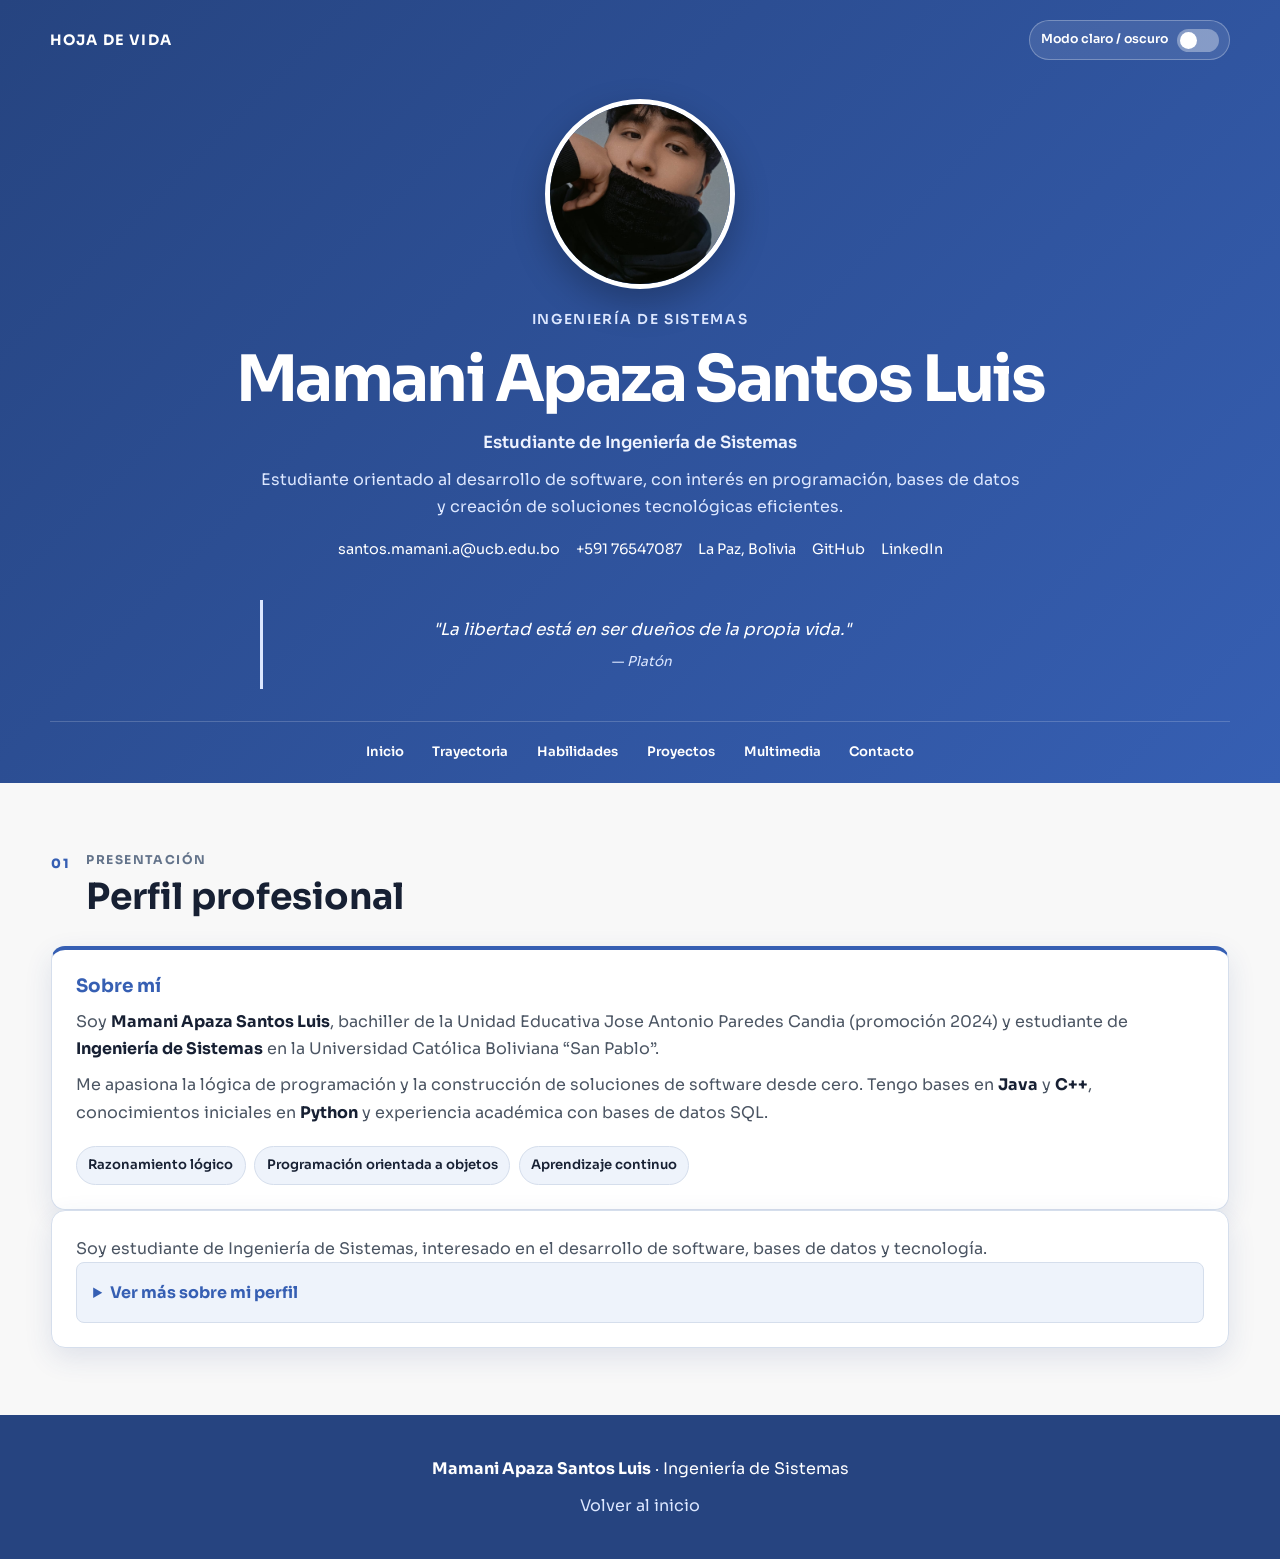
<file: index.html>
<!DOCTYPE html>
<html lang="es">
<head>
    <meta charset="UTF-8">
    <meta name="viewport" content="width=device-width, initial-scale=1.0">
    <meta name="description" content="Hoja de vida personal de Mamani Apaza Santos Luis, estudiante de Ingeniería de Sistemas.">
    <meta name="author" content="Mamani Apaza Santos Luis">
    <title>Hoja de Vida | Santos Luis Mamani Apaza</title>
    <link rel="preconnect" href="https://fonts.googleapis.com">
    <link rel="preconnect" href="https://fonts.gstatic.com" crossorigin>
    <link href="https://fonts.googleapis.com/css2?family=Sora:wght@400;500;600;700;800&display=swap" rel="stylesheet">
    <link rel="stylesheet" href="css/styles.css">
</head>
<body>
    <input class="theme-toggle-input" type="checkbox" id="theme-toggle" aria-label="Cambiar entre modo claro y oscuro">

    <div class="site-shell">
        <a class="skip-link" href="#contenido">Saltar al contenido principal</a>

        <header class="hero" id="inicio">
            <div class="hero__toolbar">
                <span class="hero__badge">HOJA DE VIDA</span>
                <label class="theme-toggle" for="theme-toggle">
                    <span class="theme-toggle__text">Modo claro / oscuro</span>
                    <span class="theme-toggle__switch" aria-hidden="true"><span></span></span>
                </label>
            </div>

            <div class="profile">
                <div class="profile__photo-wrap">
                    <img class="profile__photo" src="assets/images/foto-perfil.jpeg" alt="Fotografía de Mamani Apaza Santos Luis" width="190" height="190">
                </div>
                <p class="profile__eyebrow">
                    Ingeniería de Sistemas
                </p>
                <h1>Mamani Apaza Santos Luis</h1>
                <p class="profile__role">
                    Estudiante de Ingeniería de Sistemas
                </p>
                <p class="profile__description">
                    Estudiante orientado al desarrollo de software, con interés en programación, bases de datos y creación de soluciones tecnológicas eficientes.
                </p>

                <address class="contact-strip">
                    <a href="mailto:santos.mamani.a@ucb.edu.bo">santos.mamani.a@ucb.edu.bo</a>
                    <a href="tel:+59176547087">+591 76547087</a>
                    <span>La Paz, Bolivia</span>
                    <a href="https://github.com/SantosMamani14" target="_blank" rel="noopener noreferrer">GitHub</a>
                    <a href="https://www.linkedin.com/in/santos-luis-mamani-apaza-986040380" target="_blank" rel="noopener noreferrer">LinkedIn</a>
                </address>
            </div>
            <blockquote class="hero__quote">
                <p>
                    "La libertad está en ser dueños de la propia vida."
                </p>
                <footer>— <cite>Platón</cite></footer>
            </blockquote>

            <nav class="main-nav" aria-label="Navegación principal">
                <ul>
                    <li><a href="#inicio" aria-current="page">Inicio</a></li>
                    <li><a href="trayectoria.html#formacion-title">Trayectoria</a></li>
                    <li><a href="habilidades.html#tecnicas-title">Habilidades</a></li>
                    <li><a href="proyectos.html#contenido">Proyectos</a></li>
                    <li><a href="multimedia.html#multimedia-title">Multimedia</a></li>
                    <li><a href="contacto.html#contenido">Contacto</a></li>
                </ul>
            </nav>
        </header>

        <main id="contenido">
            <section class="section" id="perfil" aria-labelledby="perfil-title">
                <div class="section-heading">
                    <span class="section-number">01</span>
                    <div>
                        <p class="section-kicker">
                            Presentación
                        </p>
                        <h2 id="perfil-title">
                            Perfil profesional
                        </h2>
                    </div>
                </div>
                <article class="card card--featured">
                    <h3>Sobre mí</h3>
                    <p>
                        Soy <strong>Mamani Apaza Santos Luis</strong>, bachiller de la Unidad Educativa Jose Antonio Paredes Candia (promoción 2024) y estudiante de <strong>Ingeniería de Sistemas</strong> en la Universidad Católica Boliviana “San Pablo”.
                    </p>
                    <p>
                        Me apasiona la lógica de programación y la construcción de soluciones de software desde cero. Tengo bases en <strong>Java</strong> y <strong>C++</strong>, conocimientos iniciales en <strong>Python</strong> y experiencia académica con bases de datos SQL.
                    </p>
                    <div class="highlight-list">
                        <span>Razonamiento lógico</span><span>Programación orientada a objetos</span><span>Aprendizaje continuo</span>
                    </div>
                </article>
                <article class="card profile-more">
                    <p>
                        Soy estudiante de Ingeniería de Sistemas, interesado en el desarrollo de software, bases de datos y tecnología.
                    </p>
                    <details>
                        <summary>Ver más sobre mi perfil</summary>
                        <p>
                            Me interesa continuar desarrollando mis conocimientos técnicos y profesionales mediante proyectos académicos y experiencias prácticas.
                        </p>
                    </details>
                </article>
            </section>

        </main>

        <footer class="site-footer">
            <p><strong>Mamani Apaza Santos Luis</strong> · Ingeniería de Sistemas</p>
            <a href="#inicio">Volver al inicio</a>
        </footer>
    </div>
    <script src="js/main.js" defer></script>
    <script src="js/form-validation.js" defer></script>
</body>
</html>
</file>
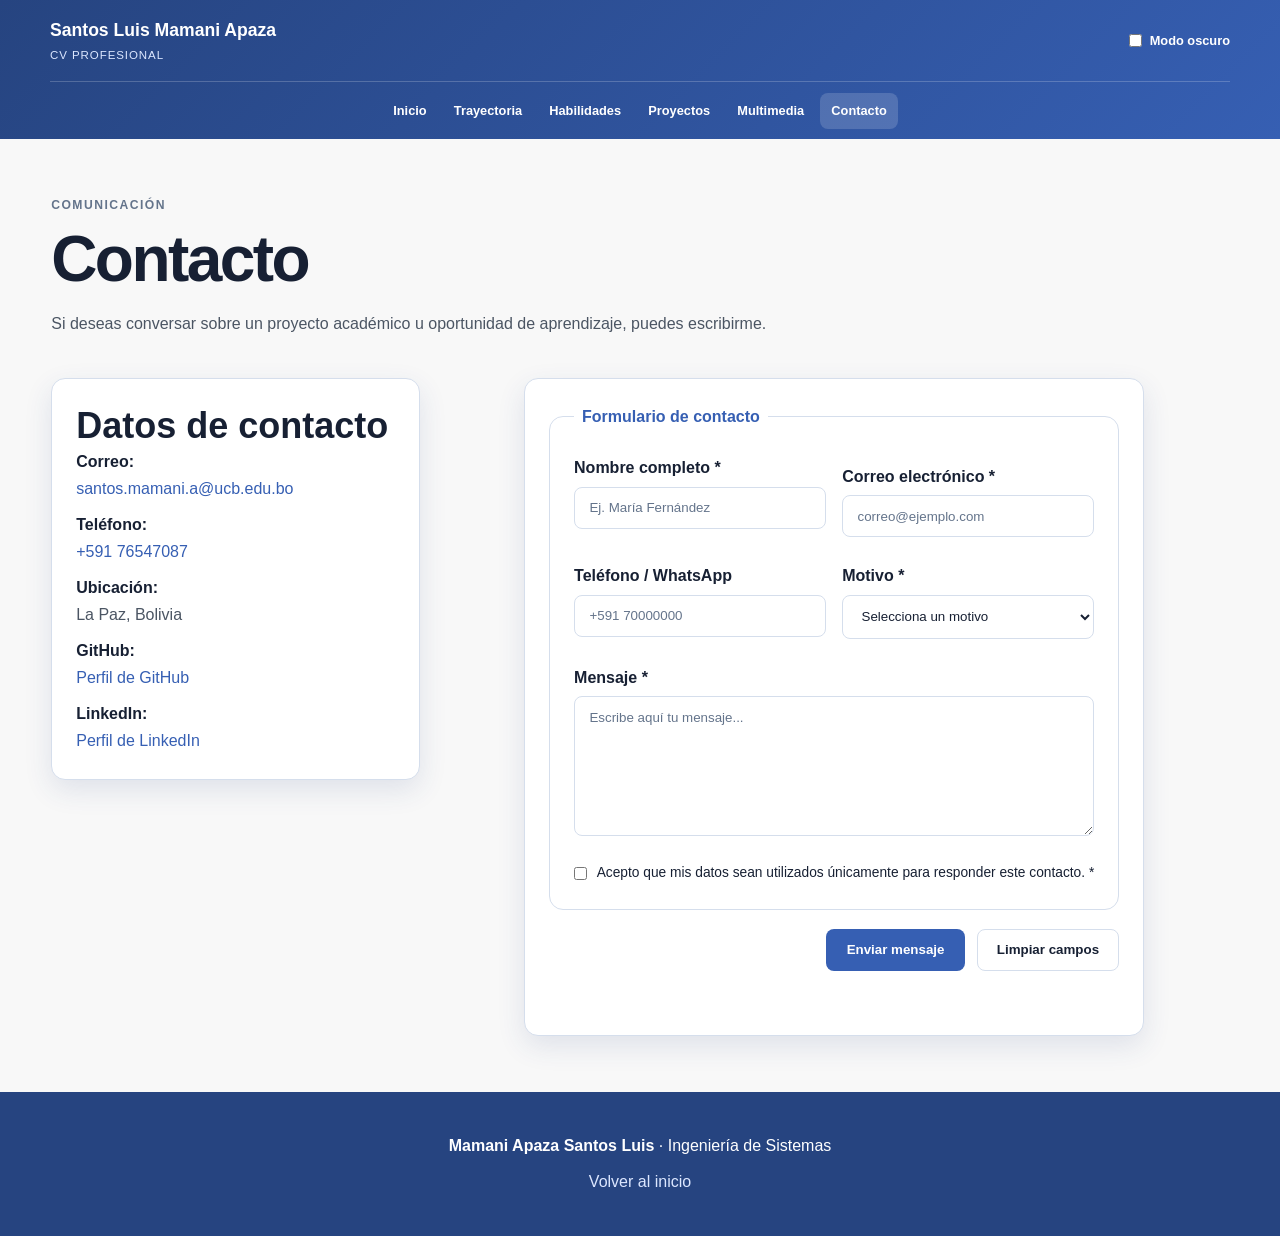
<file: contacto.html>
<!DOCTYPE html>
<html lang="es">
<head>
    <meta charset="UTF-8">
    <meta name="viewport" content="width=device-width, initial-scale=1.0">
    <meta name="description" content="Formulario de contacto de Santos Luis Mamani Apaza.">
    <title>Contacto | Santos Luis Mamani Apaza</title>
    <link rel="stylesheet" href="css/styles.css">
    <script src="js/main.js" defer></script>
    <script src="js/form-validation.js" defer></script>
</head>
<body>
    <a class="skip-link" href="#contenido">Saltar al contenido principal</a>
    <header class="page-header">
        <div class="page-header__top">
            <a class="page-brand" href="index.html">Santos Luis Mamani Apaza <span>CV profesional</span></a>
            <label class="page-theme-toggle" for="theme-toggle">
                <input id="theme-toggle" type="checkbox" aria-label="Cambiar entre modo claro y oscuro">
                <span>Modo oscuro</span>
            </label>
        </div>
        <nav class="page-nav" aria-label="Navegación principal">
            <a href="index.html">Inicio</a>
            <a href="trayectoria.html">Trayectoria</a>
            <a href="habilidades.html">Habilidades</a>
            <a href="proyectos.html">Proyectos</a>
            <a href="multimedia.html">Multimedia</a>
            <a class="active" href="contacto.html" aria-current="page">Contacto</a>
        </nav>
    </header>

    <main id="contenido" class="page-main">
        <header class="page-title">
            <p class="section-kicker">Comunicación</p>
            <h1>Contacto</h1>
            <p>Si deseas conversar sobre un proyecto académico u oportunidad de aprendizaje, puedes escribirme.</p>
        </header>

        <section class="contact-layout" aria-label="Datos y formulario de contacto">
            <address class="card contact-details">
                <h2>Datos de contacto</h2>
                <p><strong>Correo:</strong><br><a href="mailto:santos.mamani.a@ucb.edu.bo">santos.mamani.a@ucb.edu.bo</a></p>
                <p><strong>Teléfono:</strong><br><a href="tel:+59176547087">+591 76547087</a></p>
                <p><strong>Ubicación:</strong><br>La Paz, Bolivia</p>
                <p><strong>GitHub:</strong><br><a href="https://github.com/SantosMamani14" target="_blank" rel="noopener noreferrer">Perfil de GitHub</a></p>
                <p><strong>LinkedIn:</strong><br><a href="https://www.linkedin.com/in/santos-luis-mamani-apaza-986040380" target="_blank" rel="noopener noreferrer">Perfil de LinkedIn</a></p>
            </address>

            <form class="card contact-form" id="contact-form" action="#" method="post" novalidate>
                <fieldset>
                    <legend>Formulario de contacto</legend>
                    <div class="form-grid">
                        <p><label for="nombre">Nombre completo *</label><input id="nombre" name="nombre" type="text" required minlength="3" maxlength="60" placeholder="Ej. María Fernández"></p>
                        <p><label for="email">Correo electrónico *</label><input id="email" name="email" type="email" required placeholder="correo@ejemplo.com"></p>
                        <p><label for="telefono">Teléfono / WhatsApp</label><input id="telefono" name="telefono" type="tel" pattern="(\+591|591)?[67][0-9]{7}" placeholder="+591 70000000"></p>
                        <p><label for="motivo">Motivo *</label><select id="motivo" name="motivo" required><option value="" disabled selected>Selecciona un motivo</option><option>Oferta laboral / práctica</option><option>Consulta sobre un proyecto</option><option>Tema académico</option><option>Otro</option></select></p>
                        <p class="form-field--full"><label for="mensaje">Mensaje *</label><textarea id="mensaje" name="mensaje" rows="6" required placeholder="Escribe aquí tu mensaje..."></textarea></p>
                        <p class="check-field"><input id="aceptar" name="aceptar" type="checkbox" required><label for="aceptar">Acepto que mis datos sean utilizados únicamente para responder este contacto. *</label></p>
                    </div>
                </fieldset>
                <div class="form-actions">
                    <button type="submit">Enviar mensaje</button>
                    <button type="reset" class="button--secondary">Limpiar campos</button>
                </div>
                <p class="form-status" id="form-status" role="status" aria-live="polite" tabindex="-1"></p>
            </form>
        </section>
    </main>

    <footer class="site-footer">
        <p><strong>Mamani Apaza Santos Luis</strong> · Ingeniería de Sistemas</p>
        <a href="index.html">Volver al inicio</a>
    </footer>
</body>
</html>
</file>
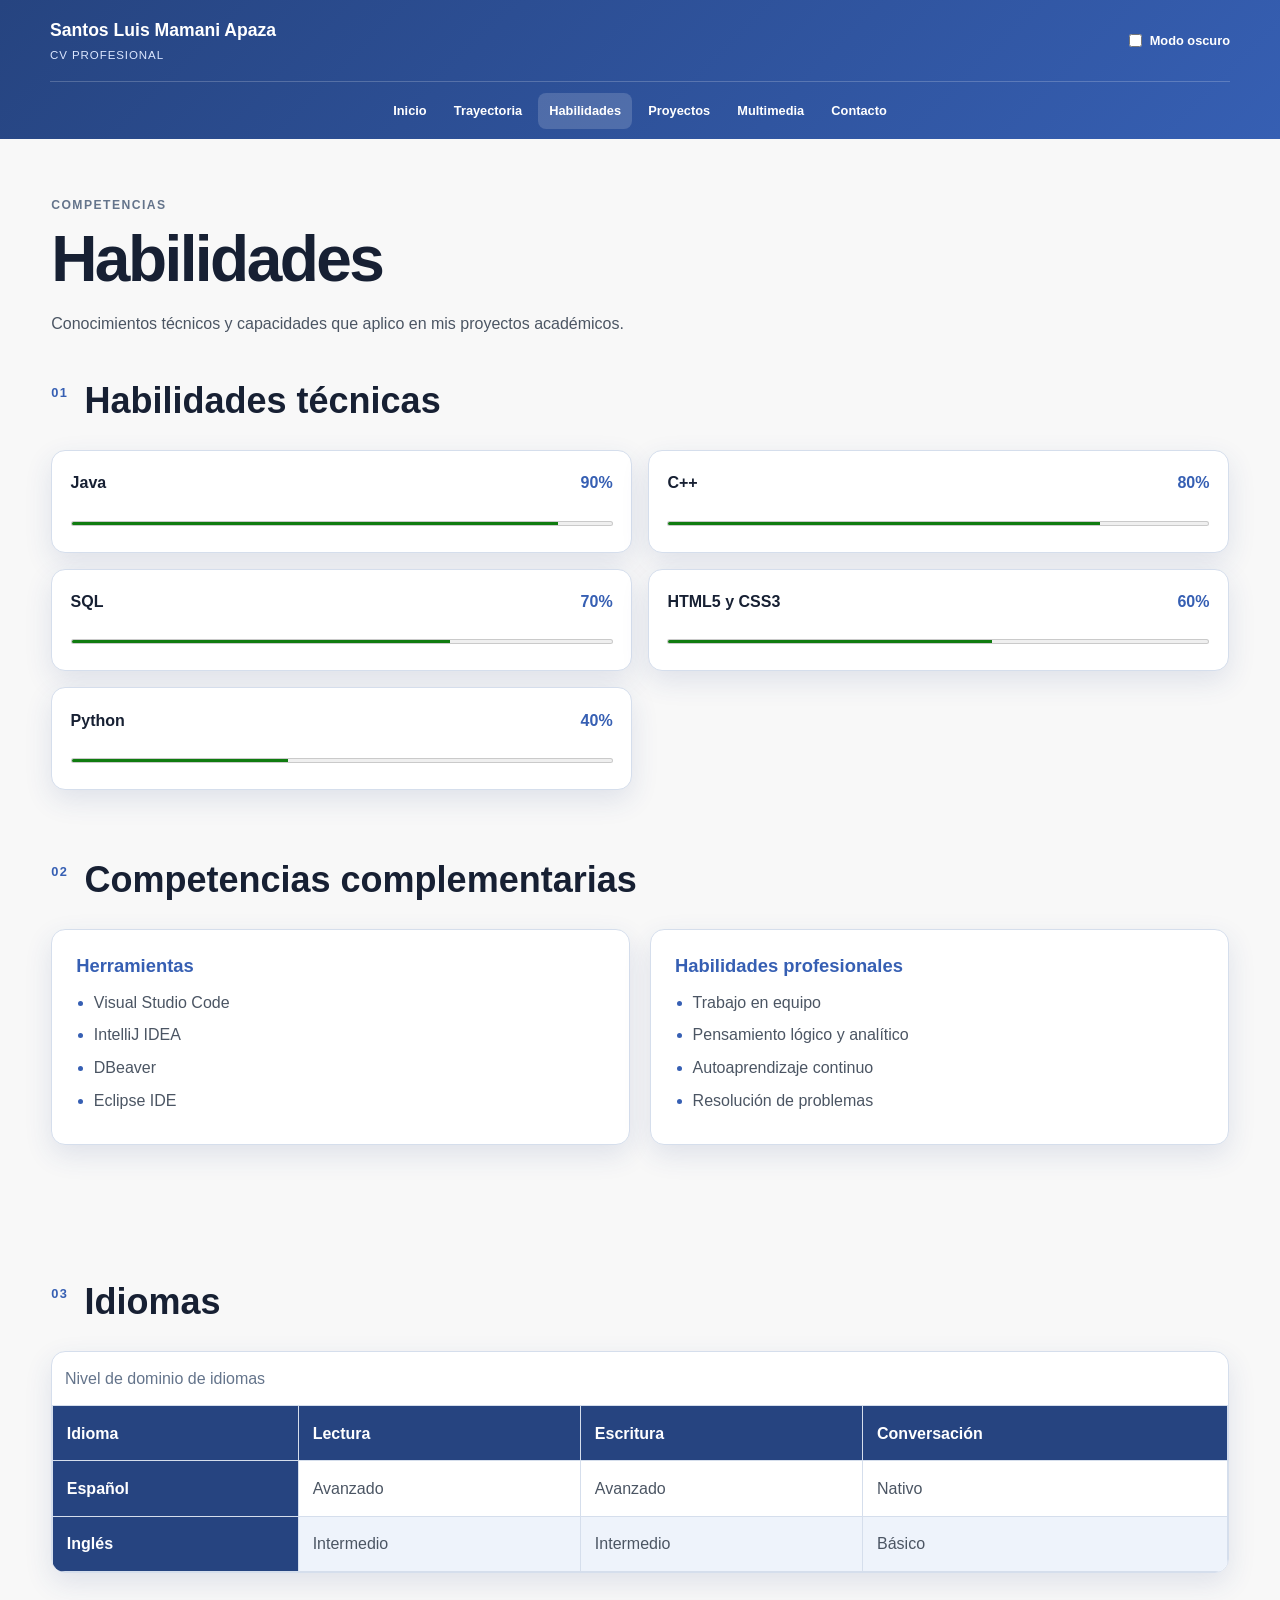
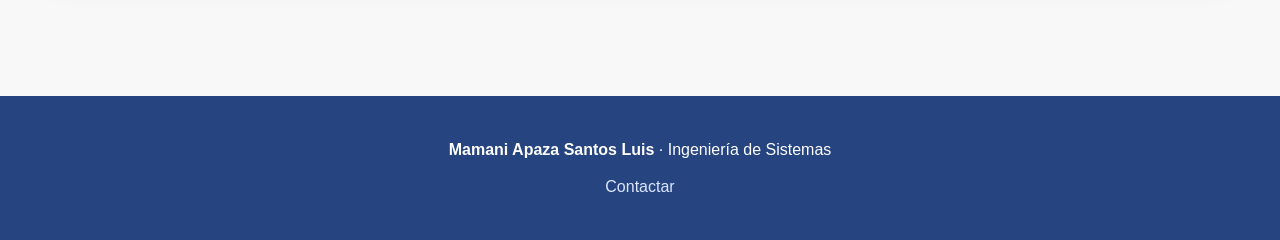
<file: habilidades.html>
<!DOCTYPE html>
<html lang="es">
<head>
    <meta charset="UTF-8">
    <meta name="viewport" content="width=device-width, initial-scale=1.0">
    <meta name="description" content="Habilidades técnicas y profesionales de Santos Luis Mamani Apaza.">
    <title>Habilidades | Santos Luis Mamani Apaza</title>
    <link rel="stylesheet" href="css/styles.css">
    <script src="js/main.js" defer></script>
</head>
<body>
    <a class="skip-link" href="#contenido">Saltar al contenido principal</a>
    <header class="page-header">
        <div class="page-header__top">
            <a class="page-brand" href="index.html">Santos Luis Mamani Apaza <span>CV profesional</span></a>
            <label class="page-theme-toggle" for="theme-toggle">
                <input id="theme-toggle" type="checkbox" aria-label="Cambiar entre modo claro y oscuro">
                <span>Modo oscuro</span>
            </label>
        </div>
        <nav class="page-nav" aria-label="Navegación principal">
            <a href="index.html">Inicio</a>
            <a href="trayectoria.html">Trayectoria</a>
            <a class="active" href="habilidades.html" aria-current="page">Habilidades</a>
            <a href="proyectos.html">Proyectos</a>
            <a href="multimedia.html">Multimedia</a>
            <a href="contacto.html">Contacto</a>
        </nav>
    </header>

    <main id="contenido" class="page-main">
        <header class="page-title">
            <p class="section-kicker">Competencias</p>
            <h1>Habilidades</h1>
            <p>Conocimientos técnicos y capacidades que aplico en mis proyectos académicos.</p>
        </header>

        <section id="tecnicas" aria-labelledby="tecnicas-title">
            <div class="section-heading">
                <span class="section-number">01</span>
                <h2 id="tecnicas-title">Habilidades técnicas</h2>
            </div>
            <div class="skills-grid">
                <article class="skill"><div><span>Java</span><strong>90%</strong></div><meter min="0" max="100" value="90" aria-label="Java 90 por ciento"></meter></article>
                <article class="skill"><div><span>C++</span><strong>80%</strong></div><meter min="0" max="100" value="80" aria-label="C++ 80 por ciento"></meter></article>
                <article class="skill"><div><span>SQL</span><strong>70%</strong></div><meter min="0" max="100" value="70" aria-label="SQL 70 por ciento"></meter></article>
                <article class="skill"><div><span>HTML5 y CSS3</span><strong>60%</strong></div><meter min="0" max="100" value="60" aria-label="HTML5 y CSS3 60 por ciento"></meter></article>
                <article class="skill"><div><span>Python</span><strong>40%</strong></div><meter min="0" max="100" value="40" aria-label="Python 40 por ciento"></meter></article>
            </div>
        </section>

        <section class="section section--compact" aria-labelledby="complementarias-title">
            <div class="section-heading">
                <span class="section-number">02</span>
                <h2 id="complementarias-title">Competencias complementarias</h2>
            </div>
            <div class="two-columns">
                <article class="card">
                    <h3>Herramientas</h3>
                    <ul class="clean-list">
                        <li>Visual Studio Code</li><li>IntelliJ IDEA</li><li>DBeaver</li><li>Eclipse IDE</li>
                    </ul>
                </article>
                <article class="card">
                    <h3>Habilidades profesionales</h3>
                    <ul class="clean-list">
                        <li>Trabajo en equipo</li><li>Pensamiento lógico y analítico</li><li>Autoaprendizaje continuo</li><li>Resolución de problemas</li>
                    </ul>
                </article>
            </div>
        </section>

        <section class="section section--compact" aria-labelledby="idiomas-title">
            <div class="section-heading">
                <span class="section-number">03</span>
                <h2 id="idiomas-title">Idiomas</h2>
            </div>
            <div class="table-wrap">
                <table>
                    <caption>Nivel de dominio de idiomas</caption>
                    <thead><tr><th scope="col">Idioma</th><th scope="col">Lectura</th><th scope="col">Escritura</th><th scope="col">Conversación</th></tr></thead>
                    <tbody><tr><th scope="row">Español</th><td>Avanzado</td><td>Avanzado</td><td>Nativo</td></tr><tr><th scope="row">Inglés</th><td>Intermedio</td><td>Intermedio</td><td>Básico</td></tr></tbody>
                </table>
            </div>
        </section>
    </main>

    <footer class="site-footer">
        <p><strong>Mamani Apaza Santos Luis</strong> · Ingeniería de Sistemas</p>
        <a href="contacto.html">Contactar</a>
    </footer>
</body>
</html>
</file>
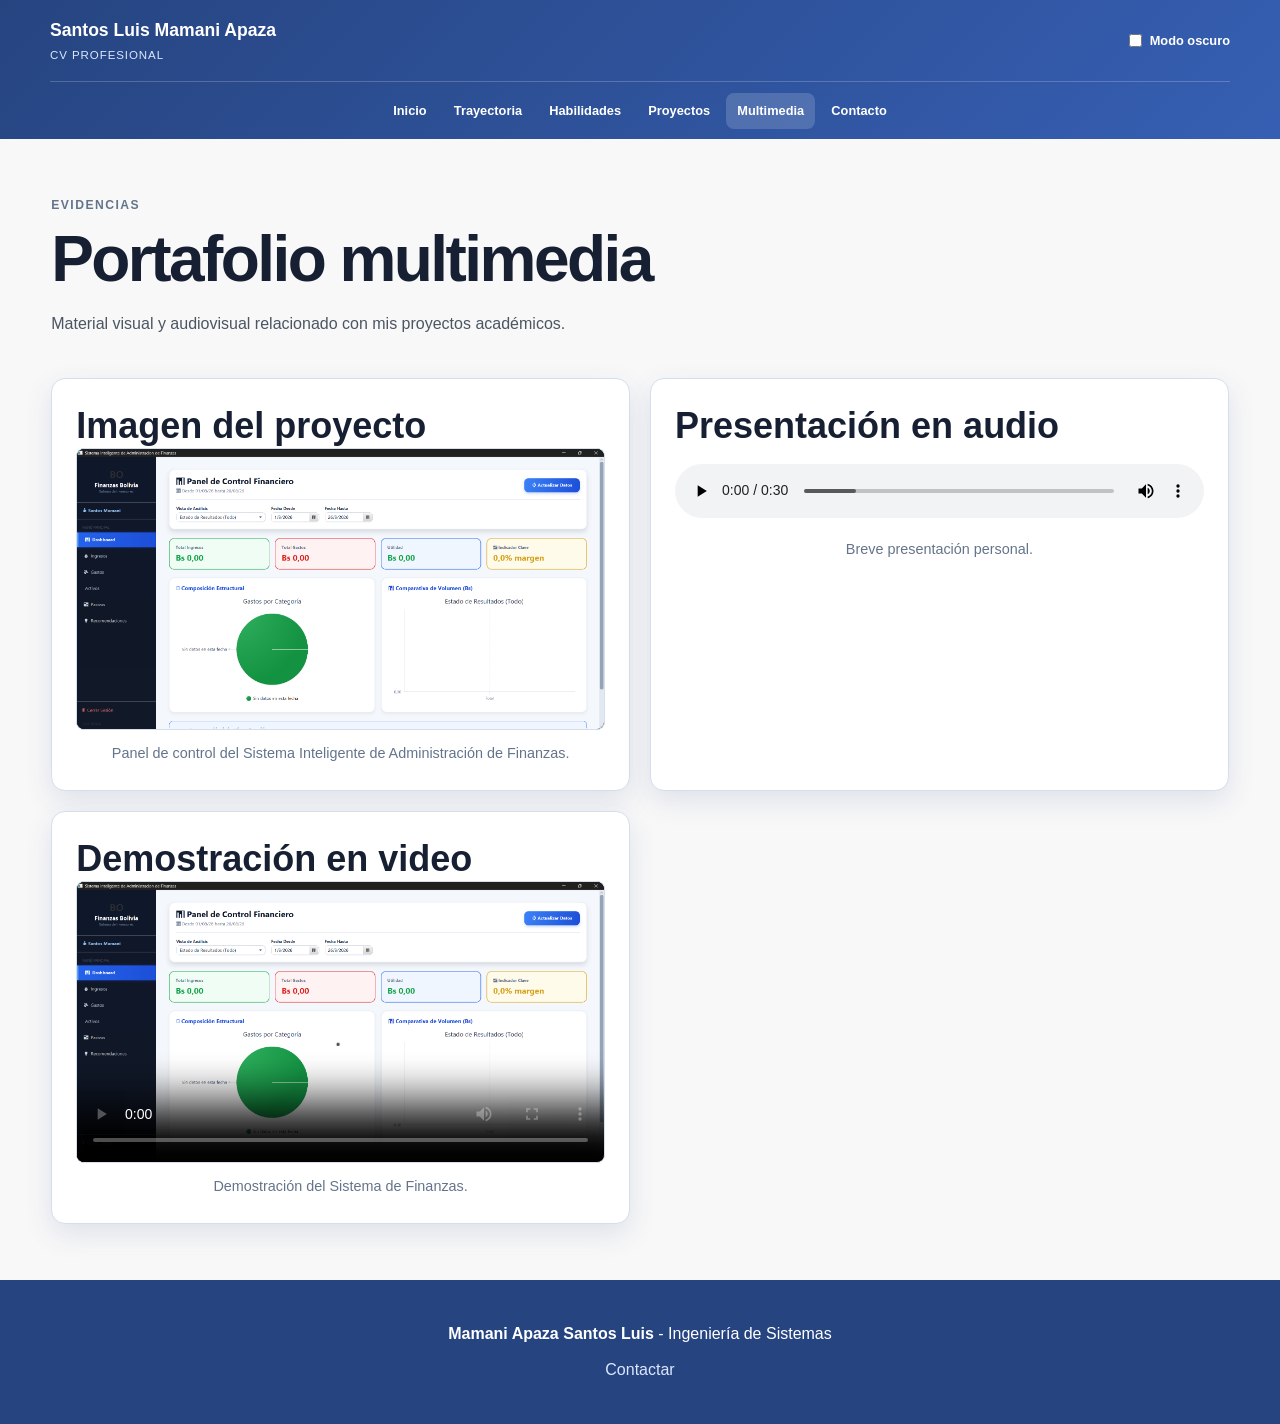
<file: multimedia.html>
<!DOCTYPE html>
<html lang="es">
<head>
    <meta charset="UTF-8">
    <meta name="viewport" content="width=device-width, initial-scale=1.0">
    <meta name="description" content="Evidencias multimedia del portafolio de Santos Luis Mamani Apaza.">
    <title>Multimedia | Santos Luis Mamani Apaza</title>
    <link rel="stylesheet" href="css/styles.css">
    <script src="js/main.js" defer></script>
</head>
<body>
    <a class="skip-link" href="#contenido">Saltar al contenido principal</a>
    <header class="page-header">
        <div class="page-header__top">
            <a class="page-brand" href="index.html">Santos Luis Mamani Apaza <span>CV profesional</span></a>
            <label class="page-theme-toggle" for="theme-toggle">
                <input id="theme-toggle" type="checkbox" aria-label="Cambiar entre modo claro y oscuro">
                <span>Modo oscuro</span>
            </label>
        </div>
        <nav class="page-nav" aria-label="Navegacion principal">
            <a href="index.html">Inicio</a>
            <a href="trayectoria.html">Trayectoria</a>
            <a href="habilidades.html">Habilidades</a>
            <a href="proyectos.html">Proyectos</a>
            <a class="active" href="multimedia.html" aria-current="page">Multimedia</a>
            <a href="contacto.html">Contacto</a>
        </nav>
    </header>

    <main id="contenido" class="page-main">
        <header class="page-title">
            <p class="section-kicker">Evidencias</p>
            <h1>Portafolio multimedia</h1>
            <p>Material visual y audiovisual relacionado con mis proyectos académicos.</p>
        </header>

        <section class="media-grid media-grid--portfolio" aria-label="Recursos multimedia">
            <article class="card media-card">
                <h2>Imagen del proyecto</h2>
                <figure>
                    <img src="assets/images/sistema-finanzas.png" alt="Captura del panel de control del Sistema Inteligente de Administración de Finanzas" loading="lazy">
                    <figcaption>Panel de control del Sistema Inteligente de Administración de Finanzas.</figcaption>
                </figure>
            </article>

            <article class="card media-card">
                <h2>Presentación en audio</h2>
                <figure>
                    <audio controls preload="metadata" aria-label="Presentación en audio de Santos Luis Mamani Apaza">
                        <source src="assets/audio/presentacion.mp3" type="audio/mpeg">
                        Tu navegador no soporta audio HTML5.
                    </audio>
                    <figcaption>Breve presentación personal.</figcaption>
                </figure>
            </article>

            <article class="card media-card">
                <h2>Demostración en video</h2>
                <figure>
                    <video controls poster="assets/images/sistema-finanzas.png" preload="metadata" aria-label="Video de demostración del proyecto">
                        <source src="assets/video/proyecto.mp4" type="video/mp4">
                        Tu navegador no soporta video HTML5.
                    </video>
                    <figcaption>Demostración del Sistema de Finanzas.</figcaption>
                </figure>
            </article>
        </section>
    </main>

    <footer class="site-footer">
        <p><strong>Mamani Apaza Santos Luis</strong> - Ingeniería de Sistemas</p>
        <a href="contacto.html">Contactar</a>
    </footer>
</body>
</html>
</file>
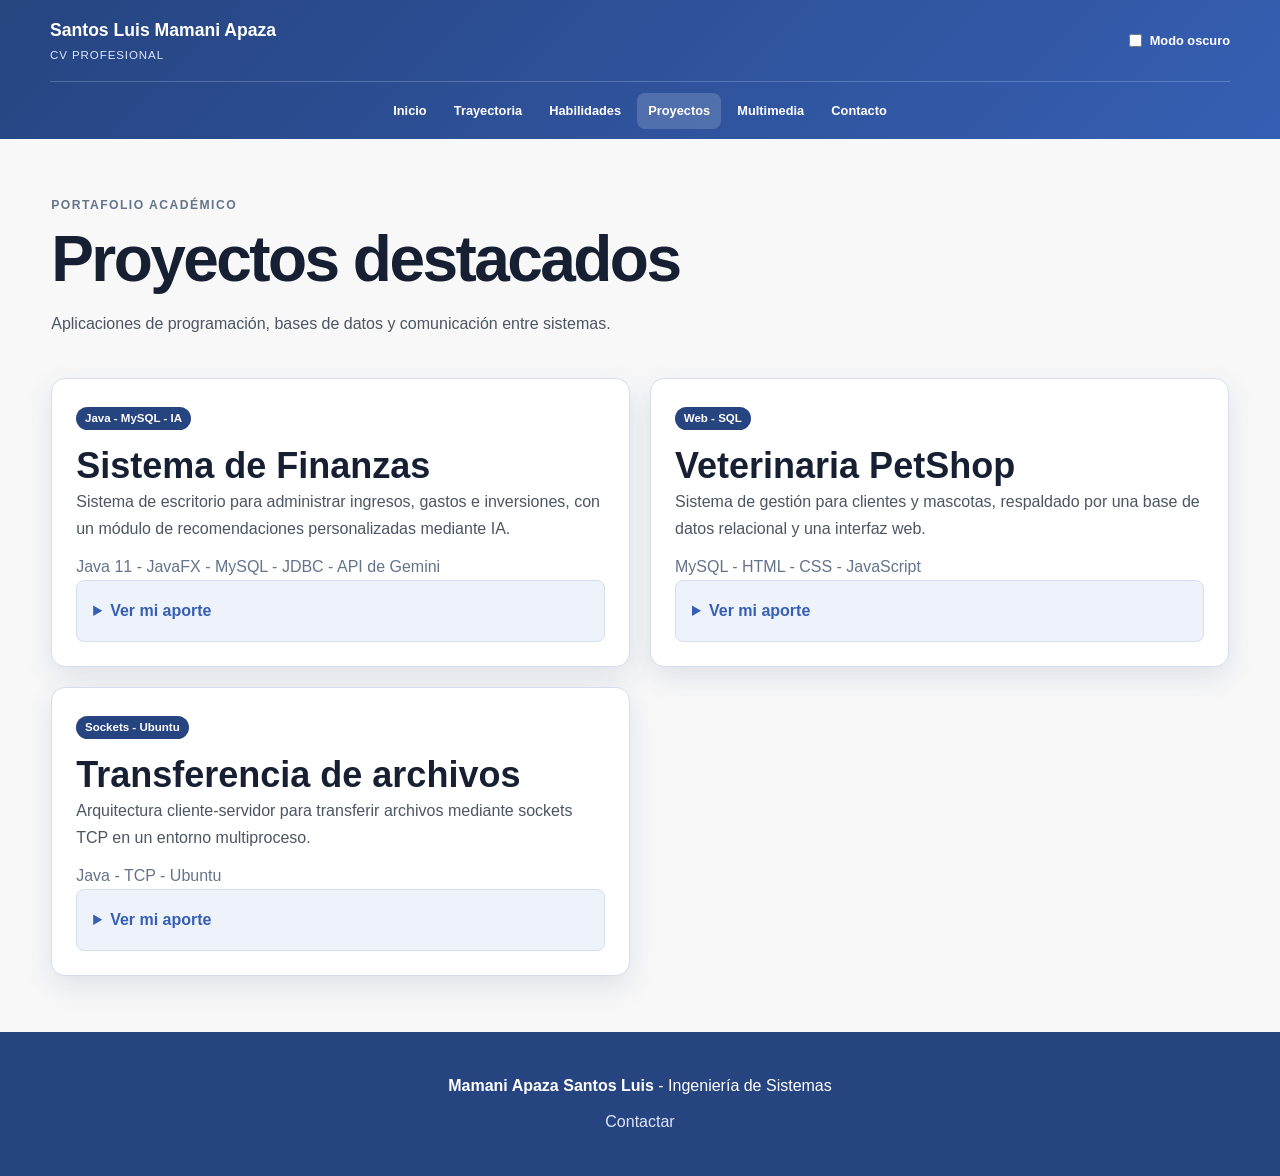
<file: proyectos.html>
<!DOCTYPE html>
<html lang="es">
<head>
    <meta charset="UTF-8">
    <meta name="viewport" content="width=device-width, initial-scale=1.0">
    <meta name="description" content="Portafolio de proyectos académicos de Santos Luis Mamani Apaza.">
    <title>Proyectos | Santos Luis Mamani Apaza</title>
    <link rel="stylesheet" href="css/styles.css">
    <script src="js/main.js" defer></script>
</head>
<body>
    <a class="skip-link" href="#contenido">Saltar al contenido principal</a>
    <header class="page-header">
        <div class="page-header__top">
            <a class="page-brand" href="index.html">Santos Luis Mamani Apaza <span>CV profesional</span></a>
            <label class="page-theme-toggle" for="theme-toggle">
                <input id="theme-toggle" type="checkbox" aria-label="Cambiar entre modo claro y oscuro">
                <span>Modo oscuro</span>
            </label>
        </div>
        <nav class="page-nav" aria-label="Navegacion principal">
            <a href="index.html">Inicio</a>
            <a href="trayectoria.html">Trayectoria</a>
            <a href="habilidades.html">Habilidades</a>
            <a class="active" href="proyectos.html" aria-current="page">Proyectos</a>
            <a href="multimedia.html">Multimedia</a>
            <a href="contacto.html">Contacto</a>
        </nav>
    </header>

    <main id="contenido" class="page-main">
        <header class="page-title">
            <p class="section-kicker">Portafolio académico</p>
            <h1>Proyectos destacados</h1>
            <p>Aplicaciones de programación, bases de datos y comunicación entre sistemas.</p>
        </header>

        <section class="project-grid project-grid--featured" aria-label="Proyectos destacados">
            <article class="card project-card">
                <span class="tag">Java - MySQL - IA</span>
                <h2>Sistema de Finanzas</h2>
                <p>Sistema de escritorio para administrar ingresos, gastos e inversiones, con un módulo de recomendaciones personalizadas mediante IA.</p>
                <p class="muted">Java 11 - JavaFX - MySQL - JDBC - API de Gemini</p>
                <details>
                    <summary>Ver mi aporte</summary>
                    <p>Participé en el desarrollo orientado a objetos y en el almacenamiento de información en SQL.</p>
                </details>
            </article>

            <article class="card project-card">
                <span class="tag">Web - SQL</span>
                <h2>Veterinaria PetShop</h2>
                <p>Sistema de gestión para clientes y mascotas, respaldado por una base de datos relacional y una interfaz web.</p>
                <p class="muted">MySQL - HTML - CSS - JavaScript</p>
                <details>
                    <summary>Ver mi aporte</summary>
                    <p>Diseñé la base de datos y organicé la información de clientes, mascotas y servicios.</p>
                </details>
            </article>

            <article class="card project-card">
                <span class="tag">Sockets - Ubuntu</span>
                <h2>Transferencia de archivos</h2>
                <p>Arquitectura cliente-servidor para transferir archivos mediante sockets TCP en un entorno multiproceso.</p>
                <p class="muted">Java - TCP - Ubuntu</p>
                <details>
                    <summary>Ver mi aporte</summary>
                    <p>Trabajé en la documentación y el diseño de la solución cliente-servidor.</p>
                </details>
            </article>
        </section>
    </main>

    <footer class="site-footer">
        <p><strong>Mamani Apaza Santos Luis</strong> - Ingeniería de Sistemas</p>
        <a href="contacto.html">Contactar</a>
    </footer>
</body>
</html>
</file>
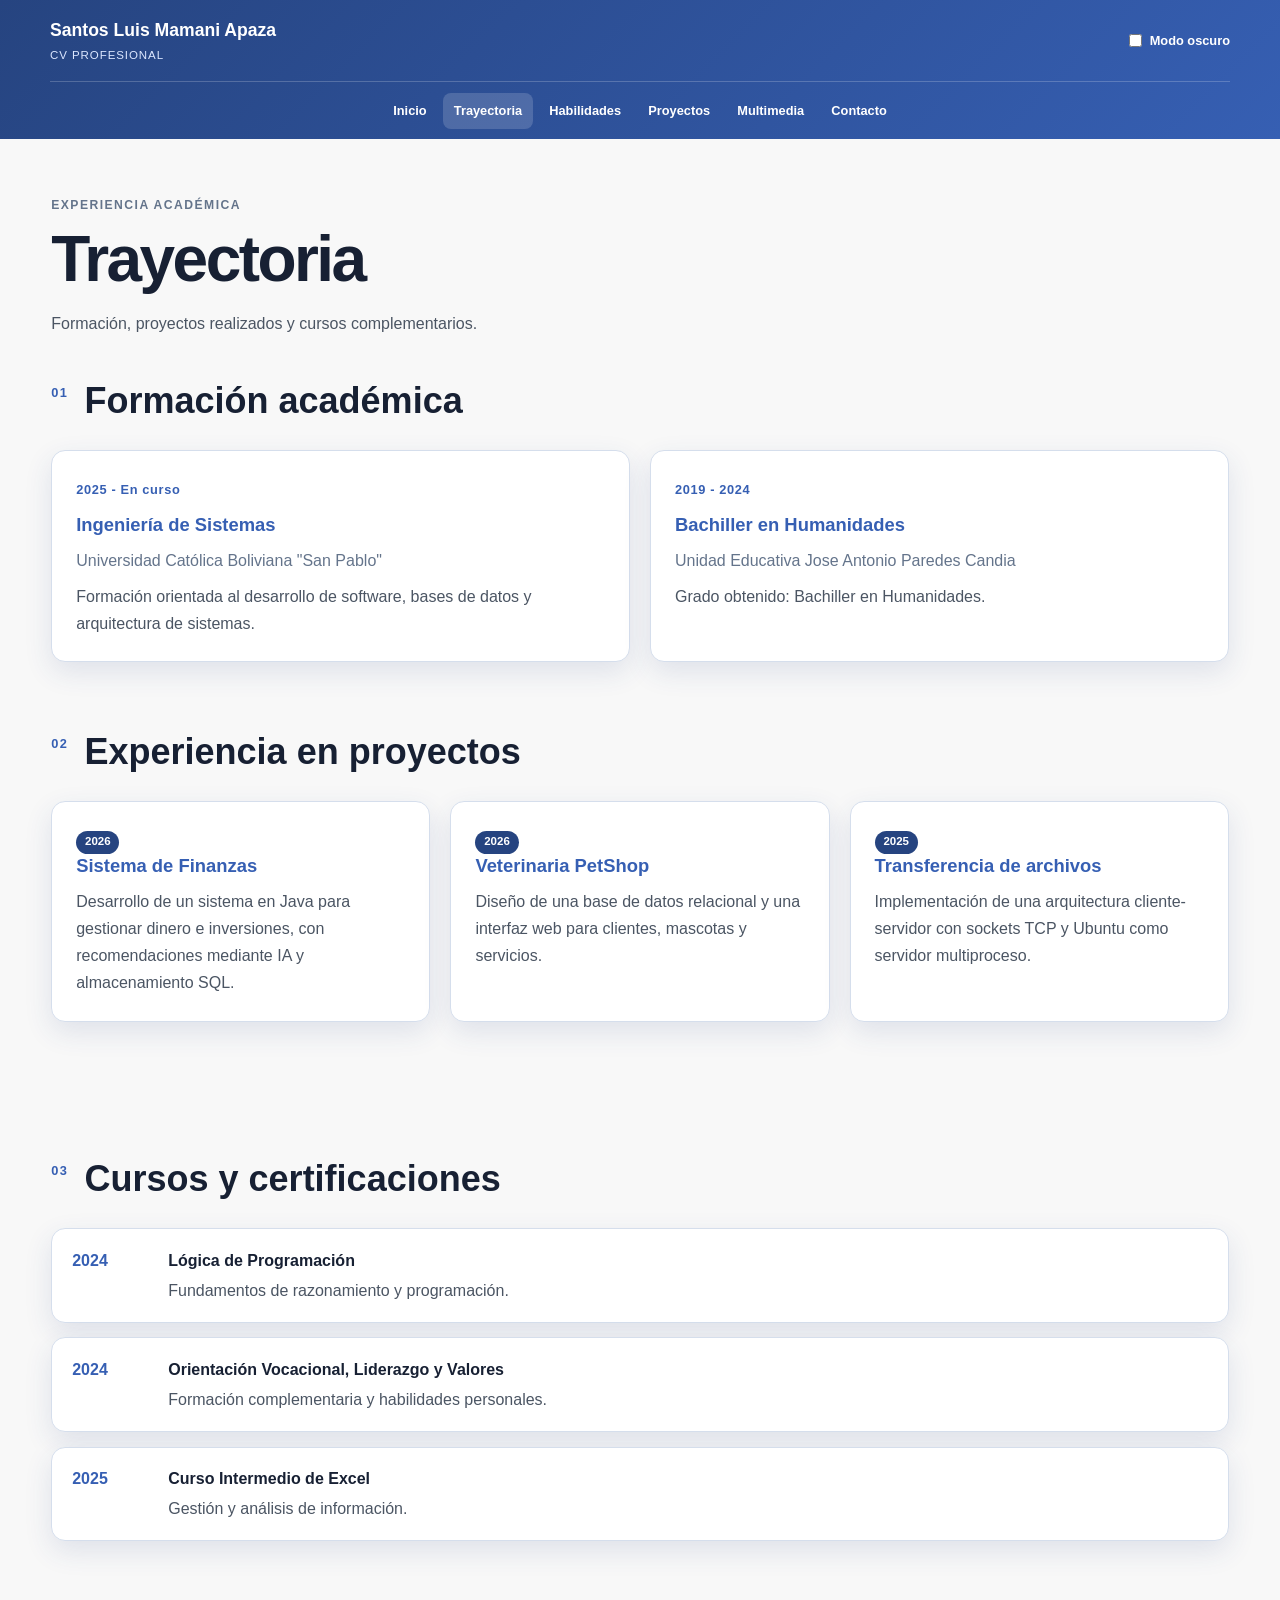
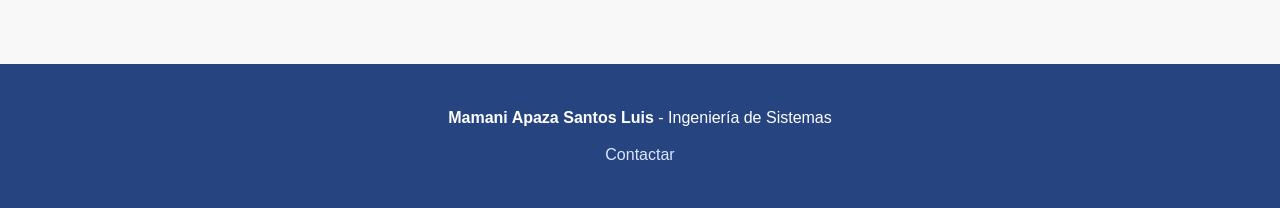
<file: trayectoria.html>
<!DOCTYPE html>
<html lang="es">
<head>
    <meta charset="UTF-8">
    <meta name="viewport" content="width=device-width, initial-scale=1.0">
    <meta name="description" content="Formación académica, experiencia y certificaciones de Santos Luis Mamani Apaza.">
    <title>Trayectoria | Santos Luis Mamani Apaza</title>
    <link rel="stylesheet" href="css/styles.css">
    <script src="js/main.js" defer></script>
</head>
<body>
    <a class="skip-link" href="#contenido">Saltar al contenido principal</a>
    <header class="page-header">
        <div class="page-header__top">
            <a class="page-brand" href="index.html">Santos Luis Mamani Apaza <span>CV profesional</span></a>
            <label class="page-theme-toggle" for="theme-toggle">
                <input id="theme-toggle" type="checkbox" aria-label="Cambiar entre modo claro y oscuro">
                <span>Modo oscuro</span>
            </label>
        </div>
        <nav class="page-nav" aria-label="Navegación principal">
            <a href="index.html">Inicio</a>
            <a class="active" href="trayectoria.html" aria-current="page">Trayectoria</a>
            <a href="habilidades.html">Habilidades</a>
            <a href="proyectos.html">Proyectos</a>
            <a href="multimedia.html">Multimedia</a>
            <a href="contacto.html">Contacto</a>
        </nav>
    </header>

    <main id="contenido" class="page-main">
        <header class="page-title">
            <p class="section-kicker">Experiencia académica</p>
            <h1>Trayectoria</h1>
            <p>Formación, proyectos realizados y cursos complementarios.</p>
        </header>

        <section id="formacion" aria-labelledby="formacion-title">
            <div class="section-heading">
                <span class="section-number">01</span>
                <h2 id="formacion-title">Formación académica</h2>
            </div>
            <div class="timeline-grid">
                <article class="card timeline-card">
                    <span class="year">2025 - En curso</span>
                    <h3>Ingeniería de Sistemas</h3>
                    <p class="muted">Universidad Católica Boliviana "San Pablo"</p>
                    <p>Formación orientada al desarrollo de software, bases de datos y arquitectura de sistemas.</p>
                </article>
                <article class="card timeline-card">
                    <span class="year">2019 - 2024</span>
                    <h3>Bachiller en Humanidades</h3>
                    <p class="muted">Unidad Educativa Jose Antonio Paredes Candia</p>
                    <p>Grado obtenido: Bachiller en Humanidades.</p>
                </article>
            </div>
        </section>

        <section class="section section--compact" aria-labelledby="experiencia-title">
            <div class="section-heading">
                <span class="section-number">02</span>
                <h2 id="experiencia-title">Experiencia en proyectos</h2>
            </div>
            <div class="projects-list">
                <article class="card">
                    <span class="tag">2026</span>
                    <h3>Sistema de Finanzas</h3>
                    <p>Desarrollo de un sistema en Java para gestionar dinero e inversiones, con recomendaciones mediante IA y almacenamiento SQL.</p>
                </article>
                <article class="card">
                    <span class="tag">2026</span>
                    <h3>Veterinaria PetShop</h3>
                    <p>Diseño de una base de datos relacional y una interfaz web para clientes, mascotas y servicios.</p>
                </article>
                <article class="card">
                    <span class="tag">2025</span>
                    <h3>Transferencia de archivos</h3>
                    <p>Implementación de una arquitectura cliente-servidor con sockets TCP y Ubuntu como servidor multiproceso.</p>
                </article>
            </div>
        </section>

        <section class="section section--compact" aria-labelledby="cursos-title">
            <div class="section-heading">
                <span class="section-number">03</span>
                <h2 id="cursos-title">Cursos y certificaciones</h2>
            </div>
            <ol class="course-list">
                <li>
                    <span>2024</span>
                    <div>
                        <strong>Lógica de Programación</strong>
                        <p>Fundamentos de razonamiento y programación.</p>
                    </div>
                </li>
                <li>
                    <span>2024</span>
                    <div>
                        <strong>Orientación Vocacional, Liderazgo y Valores</strong>
                        <p>Formación complementaria y habilidades personales.</p>
                    </div>
                </li>
                <li>
                    <span>2025</span>
                    <div>
                        <strong>Curso Intermedio de Excel</strong>
                        <p>Gestión y análisis de información.</p>
                    </div>
                </li>
            </ol>
        </section>
    </main>

    <footer class="site-footer">
        <p><strong>Mamani Apaza Santos Luis</strong> - Ingeniería de Sistemas</p>
        <a href="contacto.html">Contactar</a>
    </footer>
</body>
</html>
</file>
<file: css/styles.css>
@import url("./variables.css");
@import url("./base.css");
@import url("./layout.css");
@import url("./components.css");
@import url("./animations.css");
</file>
